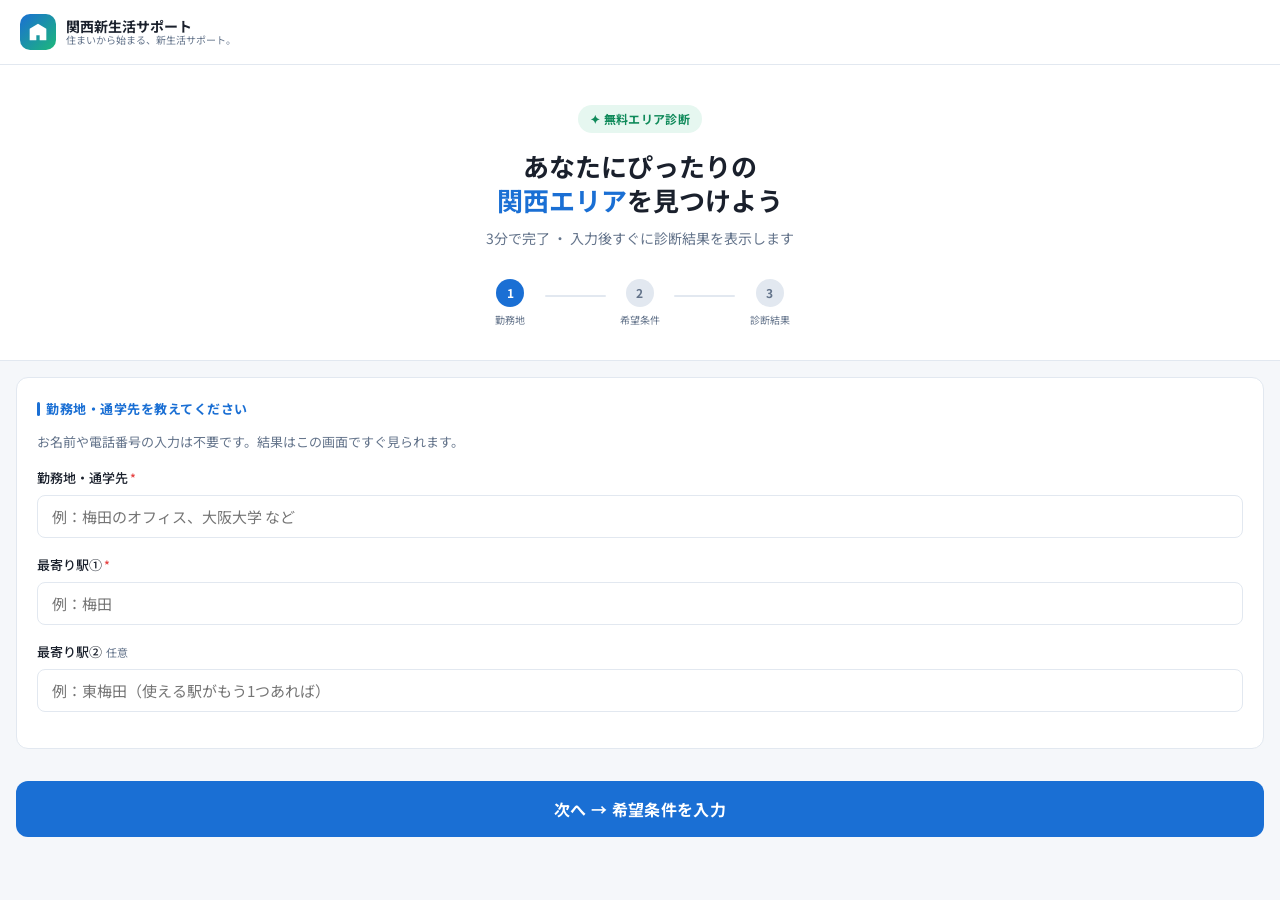
<file: index.html>
<!DOCTYPE html>
<html lang="ja">
<head>
  <meta charset="UTF-8">
  <meta name="viewport" content="width=device-width, initial-scale=1.0">
  <meta name="description" content="関西で新生活を始める方向け、無料エリア診断サービス。希望条件を入力するだけでおすすめエリアを3つ提案します。">
  <title>関西新生活サポート | 住まいから始まる、新生活サポート。</title>
  <!-- SNSでリンクを貼ったときの表示（OGP）。画像は tools/make_ogp.py で作る -->
  <meta property="og:type" content="website">
  <meta property="og:site_name" content="関西新生活サポート">
  <meta property="og:title" content="関西新生活サポート | 住まいから始まる、新生活サポート。">
  <meta property="og:description" content="関西で新生活を始める方向け、無料エリア診断サービス。希望条件を入力するだけでおすすめエリアを3つ提案します。">
  <meta property="og:url" content="https://kansai-shinseikatu.com/">
  <meta property="og:image" content="https://kansai-shinseikatu.com/ogp.png">
  <meta property="og:image:width" content="1200">
  <meta property="og:image:height" content="630">
  <meta property="og:locale" content="ja_JP">
  <meta name="twitter:card" content="summary_large_image">
 
  <link rel="preconnect" href="https://fonts.googleapis.com">
  <link rel="preconnect" href="https://fonts.gstatic.com" crossorigin>
  <link href="https://fonts.googleapis.com/css2?family=Noto+Sans+JP:wght@400;500;700&display=swap" rel="stylesheet">
 
  <link rel="stylesheet" href="globals.css">
  <link rel="stylesheet" href="components.css">
<!-- Google アナリティクス（GA4）：アクセス数・流入元・診断の到達率を測る。個人情報は送らない -->
<script async src="https://www.googletagmanager.com/gtag/js?id=G-KL2TVG5PFF"></script>
<script>
  window.dataLayer = window.dataLayer || [];
  function gtag(){dataLayer.push(arguments);}
  gtag('js', new Date());
  gtag('config', 'G-KL2TVG5PFF');
</script>
</head>
<body>
 
  <div id="app-root">
    <div id="app-header"></div>
    <div id="app-hero"></div>
    <main id="app-main" role="main"></main>
  </div>
 
  <!-- lib -->
  <script src="areaData.js"></script>
  <script src="stationData.js"></script>
  <script src="formConfig.js"></script>
  <script src="diagnose.js"></script>
  <script src="validate.js"></script>
  <script src="gasClient.js"></script>
 
  <!-- components -->
  <script src="index.js"></script>
 
  <!-- pages -->
  <script src="app.js"></script>
 
</body>
</html>
</file>
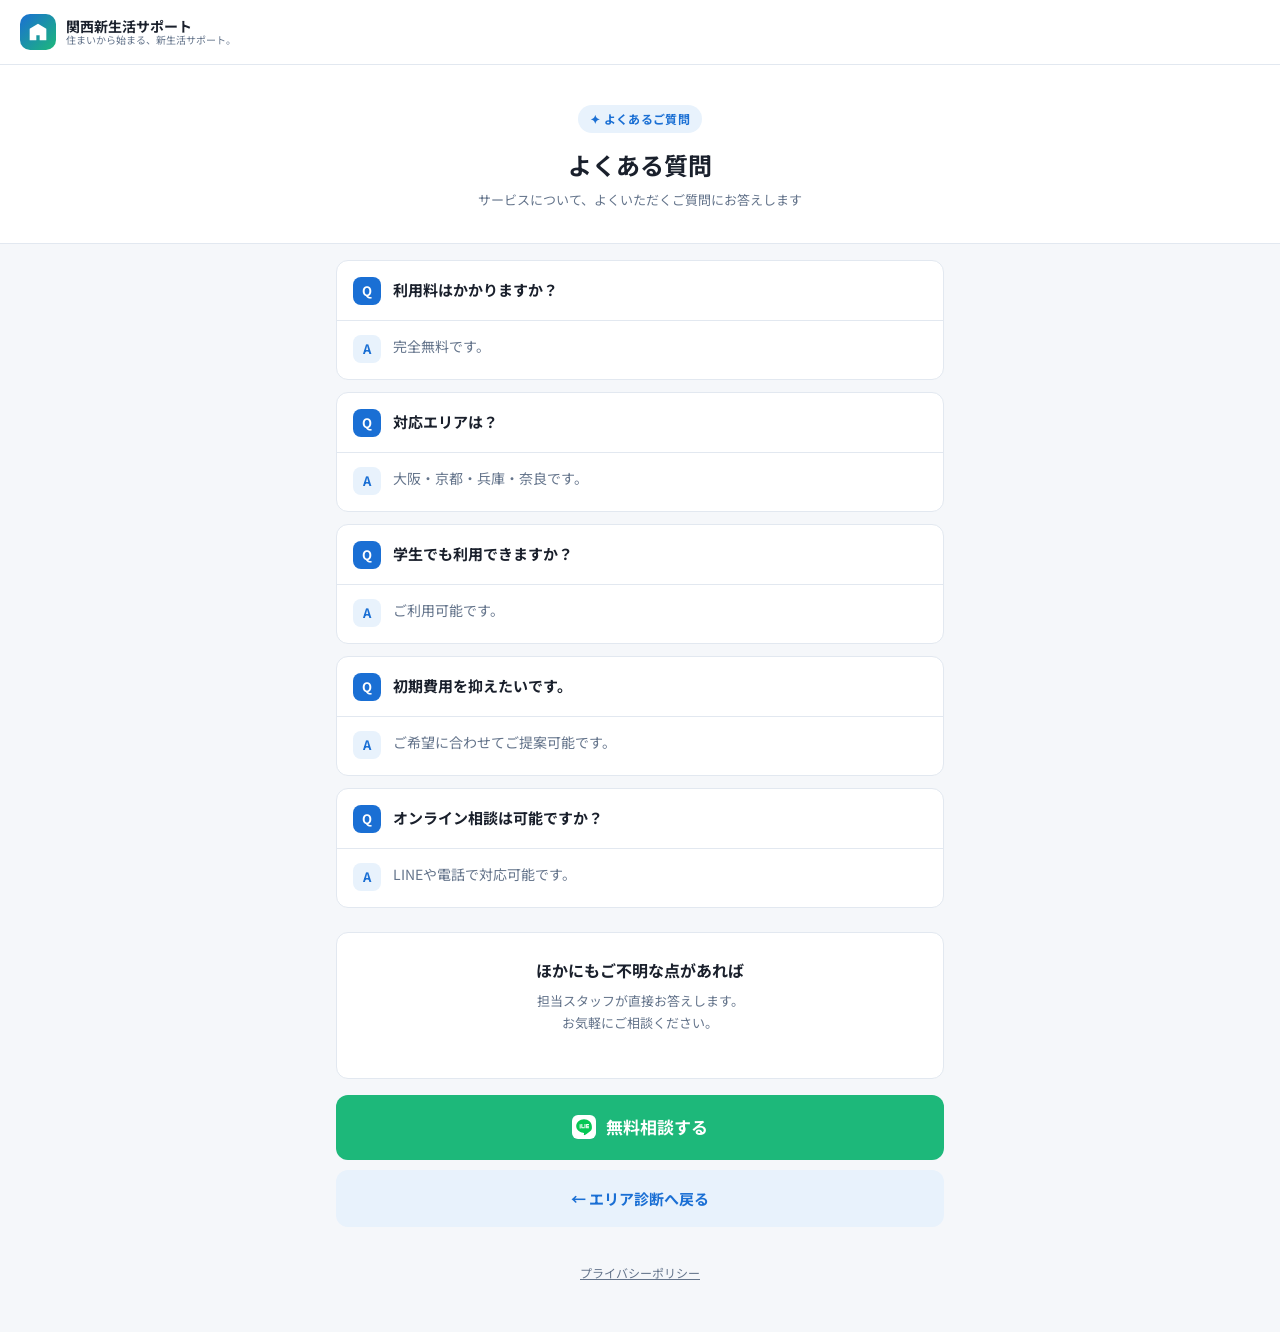
<file: faq.html>
<!DOCTYPE html>
<html lang="ja">
<head>
<meta charset="UTF-8">
<meta name="viewport" content="width=device-width, initial-scale=1.0">
<meta name="description" content="関西新生活サポートのよくある質問。利用料・対応エリア・学生利用などについてお答えします。">
<title>よくある質問 | 関西新生活サポート</title>
<!-- SNSでリンクを貼ったときの表示（OGP）。画像は tools/make_ogp.py で作る -->
<meta property="og:type" content="website">
<meta property="og:site_name" content="関西新生活サポート">
<meta property="og:title" content="よくある質問 | 関西新生活サポート">
<meta property="og:description" content="関西新生活サポートのよくある質問。利用料・対応エリア・学生利用などについてお答えします。">
<meta property="og:url" content="https://kansai-shinseikatu.com/faq.html">
<meta property="og:image" content="https://kansai-shinseikatu.com/ogp.png">
<meta property="og:image:width" content="1200">
<meta property="og:image:height" content="630">
<meta property="og:locale" content="ja_JP">
<meta name="twitter:card" content="summary_large_image">
<link rel="preconnect" href="https://fonts.googleapis.com">
<link rel="preconnect" href="https://fonts.gstatic.com" crossorigin>
<link href="https://fonts.googleapis.com/css2?family=Noto+Sans+JP:wght@400;500;700&display=swap" rel="stylesheet">
<style>
  *, *::before, *::after { box-sizing: border-box; margin: 0; padding: 0; }

  :root {
    --blue: #1A6FD4;
    --blue-light: #E8F2FC;
    --blue-dark: #1558A8;
    --green: #1DB87A;
    --green-light: #E6F7F0;
    --green-dark: #0F8A5A;
    --bg: #F5F7FA;
    --surface: #FFFFFF;
    --border: #E2E8F0;
    --text: #1A202C;
    --muted: #64748B;
    --radius-sm: 8px;
    --radius-md: 12px;
    --radius-lg: 16px;
  }

  body {
    font-family: 'Noto Sans JP', sans-serif;
    background: var(--bg);
    color: var(--text);
    font-size: 15px;
    line-height: 1.7;
    -webkit-font-smoothing: antialiased;
  }

  /* ── HEADER ── */
  .header {
    background: var(--surface);
    border-bottom: 1px solid var(--border);
    padding: 14px 20px;
    display: flex;
    align-items: center;
    gap: 10px;
    position: sticky;
    top: 0;
    z-index: 10;
  }
  .logo-mark {
    width: 36px;
    height: 36px;
    background: linear-gradient(135deg, var(--blue) 0%, var(--green) 100%);
    border-radius: 10px;
    display: flex;
    align-items: center;
    justify-content: center;
    flex-shrink: 0;
  }
  .logo-mark svg { width: 20px; height: 20px; fill: white; }
  .logo-text { font-size: 14px; font-weight: 700; color: var(--text); line-height: 1.2; }
  .logo-text span { display: block; font-size: 10px; font-weight: 400; color: var(--muted); }

  /* ── HERO ── */
  .hero {
    background: var(--surface);
    padding: 40px 20px 32px;
    text-align: center;
    border-bottom: 1px solid var(--border);
  }
  .hero-badge {
    display: inline-block;
    background: var(--blue-light);
    color: var(--blue);
    font-size: 12px;
    font-weight: 700;
    padding: 4px 12px;
    border-radius: 20px;
    margin-bottom: 16px;
    letter-spacing: 0.03em;
  }
  .hero h1 {
    font-size: 24px;
    font-weight: 700;
    color: var(--text);
    line-height: 1.3;
    margin-bottom: 8px;
  }
  .hero p {
    font-size: 13px;
    color: var(--muted);
  }

  /* ── MAIN ── */
  main {
    max-width: 640px;
    margin: 0 auto;
    padding: 0 0 24px;
  }

  /* ── FAQ ITEM ── */
  .faq-list {
    padding: 16px;
    display: flex;
    flex-direction: column;
    gap: 12px;
  }
  .faq-item {
    background: var(--surface);
    border: 1px solid var(--border);
    border-radius: var(--radius-md);
    overflow: hidden;
  }
  .faq-q {
    display: flex;
    align-items: flex-start;
    gap: 12px;
    padding: 16px;
    font-weight: 700;
    font-size: 15px;
    color: var(--text);
  }
  .faq-q .badge {
    flex-shrink: 0;
    width: 28px;
    height: 28px;
    border-radius: 8px;
    background: var(--blue);
    color: #fff;
    display: flex;
    align-items: center;
    justify-content: center;
    font-size: 13px;
    font-weight: 700;
  }
  .faq-a {
    display: flex;
    align-items: flex-start;
    gap: 12px;
    padding: 0 16px 16px;
    font-size: 14px;
    color: var(--muted);
    border-top: 1px solid var(--border);
    margin-top: -1px;
    padding-top: 14px;
  }
  .faq-a .badge {
    flex-shrink: 0;
    width: 28px;
    height: 28px;
    border-radius: 8px;
    background: var(--blue-light);
    color: var(--blue);
    display: flex;
    align-items: center;
    justify-content: center;
    font-size: 13px;
    font-weight: 700;
  }

  /* ── CTA SECTION ── */
  .cta-section {
    margin: 8px 16px 0;
    padding: 24px 20px;
    background: var(--surface);
    border: 1px solid var(--border);
    border-radius: var(--radius-md);
    text-align: center;
  }
  .cta-section h2 {
    font-size: 16px;
    font-weight: 700;
    margin-bottom: 6px;
  }
  .cta-section p {
    font-size: 13px;
    color: var(--muted);
    margin-bottom: 20px;
  }

  .btn-group {
    padding: 16px;
    display: flex;
    flex-direction: column;
    gap: 10px;
  }

  .btn-line {
    display: flex;
    width: 100%;
    padding: 18px;
    background: var(--green);
    color: white;
    border: none;
    border-radius: var(--radius-md);
    font-size: 17px;
    font-weight: 700;
    font-family: inherit;
    cursor: pointer;
    align-items: center;
    justify-content: center;
    gap: 10px;
    transition: all 0.2s;
    text-decoration: none;
  }
  .btn-line:active { transform: scale(0.98); background: var(--green-dark); }

  .btn-secondary {
    display: flex;
    width: 100%;
    padding: 16px;
    background: var(--blue-light);
    color: var(--blue);
    border: none;
    border-radius: var(--radius-md);
    font-size: 15px;
    font-weight: 700;
    font-family: inherit;
    cursor: pointer;
    align-items: center;
    justify-content: center;
    gap: 8px;
    transition: all 0.2s;
    text-decoration: none;
  }
  .btn-secondary:active { transform: scale(0.98); background: #D6E8FA; }

  .bottom-spacer { height: 24px; }
</style>
<!-- Google アナリティクス（GA4）：アクセス数・流入元・診断の到達率を測る。個人情報は送らない -->
<script async src="https://www.googletagmanager.com/gtag/js?id=G-KL2TVG5PFF"></script>
<script>
  window.dataLayer = window.dataLayer || [];
  function gtag(){dataLayer.push(arguments);}
  gtag('js', new Date());
  gtag('config', 'G-KL2TVG5PFF');
</script>
</head>
<body>

<header class="header">
  <div class="logo-mark" aria-hidden="true">
    <svg viewBox="0 0 24 24" xmlns="http://www.w3.org/2000/svg"><path d="M12 2L2 8v14h8v-6h4v6h8V8L12 2z"/></svg>
  </div>
  <div class="logo-text">
    関西新生活サポート
    <span>住まいから始まる、新生活サポート。</span>
  </div>
</header>

<div class="hero">
  <div class="hero-badge">✦ よくあるご質問</div>
  <h1>よくある質問</h1>
  <p>サービスについて、よくいただくご質問にお答えします</p>
</div>

<main>
  <div class="faq-list">

    <div class="faq-item">
      <div class="faq-q"><span class="badge">Q</span>利用料はかかりますか？</div>
      <div class="faq-a"><span class="badge">A</span>完全無料です。</div>
    </div>

    <div class="faq-item">
      <div class="faq-q"><span class="badge">Q</span>対応エリアは？</div>
      <div class="faq-a"><span class="badge">A</span>大阪・京都・兵庫・奈良です。</div>
    </div>

    <div class="faq-item">
      <div class="faq-q"><span class="badge">Q</span>学生でも利用できますか？</div>
      <div class="faq-a"><span class="badge">A</span>ご利用可能です。</div>
    </div>

    <div class="faq-item">
      <div class="faq-q"><span class="badge">Q</span>初期費用を抑えたいです。</div>
      <div class="faq-a"><span class="badge">A</span>ご希望に合わせてご提案可能です。</div>
    </div>

    <div class="faq-item">
      <div class="faq-q"><span class="badge">Q</span>オンライン相談は可能ですか？</div>
      <div class="faq-a"><span class="badge">A</span>LINEや電話で対応可能です。</div>
    </div>

  </div>

  <div class="cta-section">
    <h2>ほかにもご不明な点があれば</h2>
    <p>担当スタッフが直接お答えします。<br>お気軽にご相談ください。</p>
  </div>

  <div class="btn-group">
    <a href="https://lin.ee/WXRhuH1" class="btn-line" target="_blank" rel="noopener noreferrer" aria-label="LINEで無料相談する">
      <svg width="24" height="24" viewBox="0 0 40 40" fill="none" xmlns="http://www.w3.org/2000/svg" aria-hidden="true">
        <rect width="40" height="40" rx="10" fill="white"/>
        <path d="M20 7C12.82 7 7 12.06 7 18.31c0 5.61 4.98 10.32 11.7 11.19.46.1 1.08.3 1.24.7.14.35.09.91.04 1.26 0 0-.16 1-.2 1.21-.06.35-.28 1.38 1.21.75 1.49-.63 8.05-4.74 10.98-8.12C33.88 22.62 33 20.56 33 18.31 33 12.06 27.18 7 20 7z" fill="#06C755"/>
        <path d="M28.03 22.07h-4.2a.3.3 0 01-.3-.3v-6.5c0-.17.13-.3.3-.3h4.2c.16 0 .3.13.3.3v1.06c0 .17-.14.3-.3.3h-2.83v1.12h2.83c.16 0 .3.13.3.3v1.06c0 .17-.14.3-.3.3h-2.83v1.12h2.83c.16 0 .3.13.3.3v1.06c0 .17-.14.3-.3.3zm-5.88 0h-1.06a.3.3 0 01-.3-.3v-6.5c0-.17.13-.3.3-.3h1.06c.17 0 .3.13.3.3v6.5c0 .16-.13.3-.3.3zm-2.12 0h-4.2a.3.3 0 01-.3-.3v-6.5c0-.17.13-.3.3-.3h1.06c.17 0 .3.13.3.3v5.14h2.84c.16 0 .3.13.3.3v1.06c0 .17-.14.3-.3.3zm-5.88-6.8h-1.06a.3.3 0 00-.3.3v6.5c0 .16.13.3.3.3h1.06c.17 0 .3-.14.3-.3v-6.5c0-.17-.13-.3-.3-.3z" fill="white"/>
      </svg>
      無料相談する
    </a>
    <a href="/" class="btn-secondary">
      ← エリア診断へ戻る
    </a>
  </div>

  <p style="text-align:center;font-size:12px;margin-top:20px;"><a href="privacy.html" style="color:var(--muted);">プライバシーポリシー</a></p>
  <div class="bottom-spacer"></div>
</main>

</body>
</html>
</file>
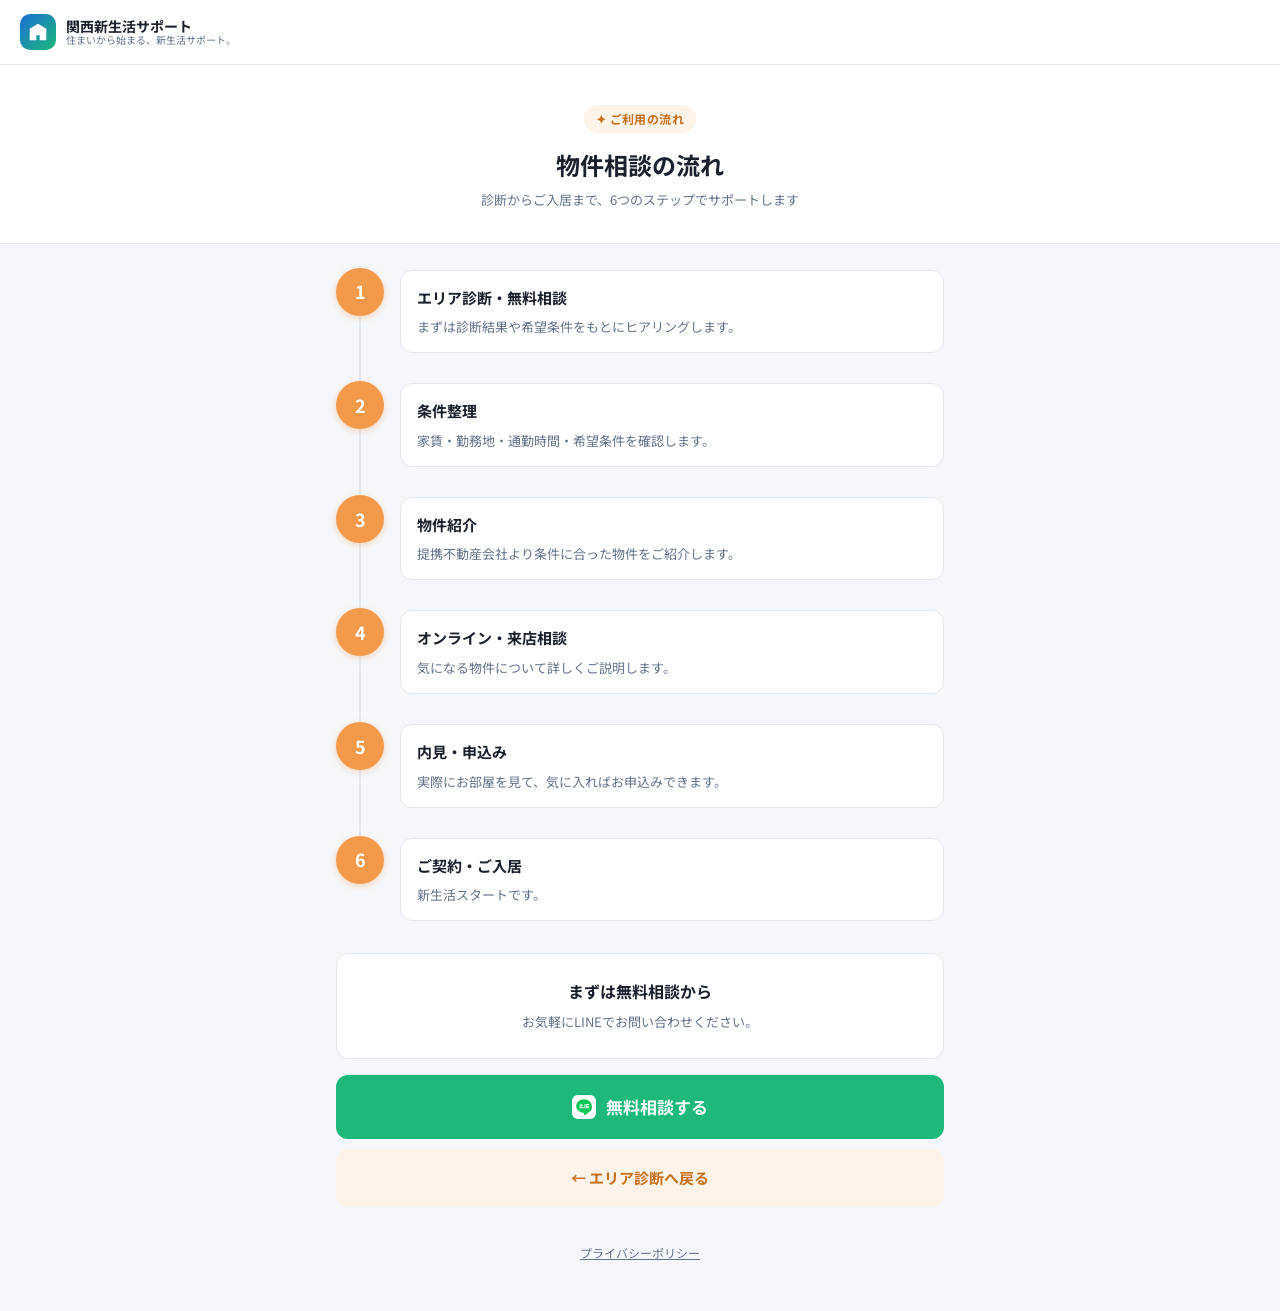
<file: flow.html>
<!DOCTYPE html>
<html lang="ja">
<head>
<meta charset="UTF-8">
<meta name="viewport" content="width=device-width, initial-scale=1.0">
<meta name="description" content="関西新生活サポートでの物件相談の流れをご案内します。エリア診断から内見・ご契約まで6ステップ。">
<title>物件相談の流れ | 関西新生活サポート</title>
<!-- SNSでリンクを貼ったときの表示（OGP）。画像は tools/make_ogp.py で作る -->
<meta property="og:type" content="website">
<meta property="og:site_name" content="関西新生活サポート">
<meta property="og:title" content="物件相談の流れ | 関西新生活サポート">
<meta property="og:description" content="関西新生活サポートでの物件相談の流れをご案内します。エリア診断から内見・ご契約まで6ステップ。">
<meta property="og:url" content="https://kansai-shinseikatu.com/flow.html">
<meta property="og:image" content="https://kansai-shinseikatu.com/ogp.png">
<meta property="og:image:width" content="1200">
<meta property="og:image:height" content="630">
<meta property="og:locale" content="ja_JP">
<meta name="twitter:card" content="summary_large_image">
<link rel="preconnect" href="https://fonts.googleapis.com">
<link rel="preconnect" href="https://fonts.gstatic.com" crossorigin>
<link href="https://fonts.googleapis.com/css2?family=Noto+Sans+JP:wght@400;500;700&display=swap" rel="stylesheet">
<style>
  *, *::before, *::after { box-sizing: border-box; margin: 0; padding: 0; }

  :root {
    --orange: #F2994A;
    --orange-light: #FEF3E8;
    --orange-dark: #C9701F;
    --blue: #1A6FD4;
    --green: #1DB87A;
    --green-dark: #0F8A5A;
    --bg: #F5F7FA;
    --surface: #FFFFFF;
    --border: #E2E8F0;
    --text: #1A202C;
    --muted: #64748B;
    --radius-sm: 8px;
    --radius-md: 12px;
    --radius-lg: 16px;
  }

  body {
    font-family: 'Noto Sans JP', sans-serif;
    background: var(--bg);
    color: var(--text);
    font-size: 15px;
    line-height: 1.7;
    -webkit-font-smoothing: antialiased;
  }

  /* ── HEADER ── */
  .header {
    background: var(--surface);
    border-bottom: 1px solid var(--border);
    padding: 14px 20px;
    display: flex;
    align-items: center;
    gap: 10px;
    position: sticky;
    top: 0;
    z-index: 10;
  }
  .logo-mark {
    width: 36px;
    height: 36px;
    background: linear-gradient(135deg, var(--blue) 0%, var(--green) 100%);
    border-radius: 10px;
    display: flex;
    align-items: center;
    justify-content: center;
    flex-shrink: 0;
  }
  .logo-mark svg { width: 20px; height: 20px; fill: white; }
  .logo-text { font-size: 14px; font-weight: 700; color: var(--text); line-height: 1.2; }
  .logo-text span { display: block; font-size: 10px; font-weight: 400; color: var(--muted); }

  /* ── HERO ── */
  .hero {
    background: var(--surface);
    padding: 40px 20px 32px;
    text-align: center;
    border-bottom: 1px solid var(--border);
  }
  .hero-badge {
    display: inline-block;
    background: var(--orange-light);
    color: var(--orange-dark);
    font-size: 12px;
    font-weight: 700;
    padding: 4px 12px;
    border-radius: 20px;
    margin-bottom: 16px;
    letter-spacing: 0.03em;
  }
  .hero h1 {
    font-size: 24px;
    font-weight: 700;
    color: var(--text);
    line-height: 1.3;
    margin-bottom: 8px;
  }
  .hero p {
    font-size: 13px;
    color: var(--muted);
  }

  /* ── MAIN ── */
  main {
    max-width: 640px;
    margin: 0 auto;
    padding: 0 0 24px;
  }

  /* ── FLOW TIMELINE ── */
  .flow-list {
    padding: 24px 16px;
    position: relative;
  }
  .flow-item {
    display: flex;
    gap: 16px;
    position: relative;
    padding-bottom: 28px;
  }
  .flow-item:last-child { padding-bottom: 0; }

  /* 縦の接続線 */
  .flow-item:not(:last-child)::before {
    content: '';
    position: absolute;
    left: 23px;
    top: 48px;
    bottom: -4px;
    width: 2px;
    background: var(--border);
  }

  .flow-num {
    flex-shrink: 0;
    width: 48px;
    height: 48px;
    border-radius: 50%;
    background: var(--orange);
    color: #fff;
    display: flex;
    align-items: center;
    justify-content: center;
    font-size: 18px;
    font-weight: 700;
    box-shadow: 0 2px 6px rgba(242,153,74,0.35);
    z-index: 1;
  }

  .flow-body {
    flex: 1;
    background: var(--surface);
    border: 1px solid var(--border);
    border-radius: var(--radius-md);
    padding: 14px 16px;
    margin-top: 2px;
  }
  .flow-body h2 {
    font-size: 15px;
    font-weight: 700;
    color: var(--text);
    margin-bottom: 6px;
  }
  .flow-body p {
    font-size: 13px;
    color: var(--muted);
    line-height: 1.7;
  }

  /* ── CTA SECTION ── */
  .cta-section {
    margin: 8px 16px 0;
    padding: 24px 20px;
    background: var(--surface);
    border: 1px solid var(--border);
    border-radius: var(--radius-md);
    text-align: center;
  }
  .cta-section h2 {
    font-size: 16px;
    font-weight: 700;
    margin-bottom: 6px;
  }
  .cta-section p {
    font-size: 13px;
    color: var(--muted);
    margin-bottom: 0;
  }

  .btn-group {
    padding: 16px;
    display: flex;
    flex-direction: column;
    gap: 10px;
  }

  .btn-line {
    display: flex;
    width: 100%;
    padding: 18px;
    background: var(--green);
    color: white;
    border: none;
    border-radius: var(--radius-md);
    font-size: 17px;
    font-weight: 700;
    font-family: inherit;
    cursor: pointer;
    align-items: center;
    justify-content: center;
    gap: 10px;
    transition: all 0.2s;
    text-decoration: none;
  }
  .btn-line:active { transform: scale(0.98); background: var(--green-dark); }

  .btn-secondary {
    display: flex;
    width: 100%;
    padding: 16px;
    background: var(--orange-light);
    color: var(--orange-dark);
    border: none;
    border-radius: var(--radius-md);
    font-size: 15px;
    font-weight: 700;
    font-family: inherit;
    cursor: pointer;
    align-items: center;
    justify-content: center;
    gap: 8px;
    transition: all 0.2s;
    text-decoration: none;
  }
  .btn-secondary:active { transform: scale(0.98); background: #FCE6D0; }

  .bottom-spacer { height: 24px; }
</style>
<!-- Google アナリティクス（GA4）：アクセス数・流入元・診断の到達率を測る。個人情報は送らない -->
<script async src="https://www.googletagmanager.com/gtag/js?id=G-KL2TVG5PFF"></script>
<script>
  window.dataLayer = window.dataLayer || [];
  function gtag(){dataLayer.push(arguments);}
  gtag('js', new Date());
  gtag('config', 'G-KL2TVG5PFF');
</script>
</head>
<body>

<header class="header">
  <div class="logo-mark" aria-hidden="true">
    <svg viewBox="0 0 24 24" xmlns="http://www.w3.org/2000/svg"><path d="M12 2L2 8v14h8v-6h4v6h8V8L12 2z"/></svg>
  </div>
  <div class="logo-text">
    関西新生活サポート
    <span>住まいから始まる、新生活サポート。</span>
  </div>
</header>

<div class="hero">
  <div class="hero-badge">✦ ご利用の流れ</div>
  <h1>物件相談の流れ</h1>
  <p>診断からご入居まで、6つのステップでサポートします</p>
</div>

<main>
  <div class="flow-list">

    <div class="flow-item">
      <div class="flow-num">1</div>
      <div class="flow-body">
        <h2>エリア診断・無料相談</h2>
        <p>まずは診断結果や希望条件をもとにヒアリングします。</p>
      </div>
    </div>

    <div class="flow-item">
      <div class="flow-num">2</div>
      <div class="flow-body">
        <h2>条件整理</h2>
        <p>家賃・勤務地・通勤時間・希望条件を確認します。</p>
      </div>
    </div>

    <div class="flow-item">
      <div class="flow-num">3</div>
      <div class="flow-body">
        <h2>物件紹介</h2>
        <p>提携不動産会社より条件に合った物件をご紹介します。</p>
      </div>
    </div>

    <div class="flow-item">
      <div class="flow-num">4</div>
      <div class="flow-body">
        <h2>オンライン・来店相談</h2>
        <p>気になる物件について詳しくご説明します。</p>
      </div>
    </div>

    <div class="flow-item">
      <div class="flow-num">5</div>
      <div class="flow-body">
        <h2>内見・申込み</h2>
        <p>実際にお部屋を見て、気に入ればお申込みできます。</p>
      </div>
    </div>

    <div class="flow-item">
      <div class="flow-num">6</div>
      <div class="flow-body">
        <h2>ご契約・ご入居</h2>
        <p>新生活スタートです。</p>
      </div>
    </div>

  </div>

  <div class="cta-section">
    <h2>まずは無料相談から</h2>
    <p>お気軽にLINEでお問い合わせください。</p>
  </div>

  <div class="btn-group">
    <a href="https://lin.ee/WXRhuH1" class="btn-line" target="_blank" rel="noopener noreferrer" aria-label="LINEで無料相談する">
      <svg width="24" height="24" viewBox="0 0 40 40" fill="none" xmlns="http://www.w3.org/2000/svg" aria-hidden="true">
        <rect width="40" height="40" rx="10" fill="white"/>
        <path d="M20 7C12.82 7 7 12.06 7 18.31c0 5.61 4.98 10.32 11.7 11.19.46.1 1.08.3 1.24.7.14.35.09.91.04 1.26 0 0-.16 1-.2 1.21-.06.35-.28 1.38 1.21.75 1.49-.63 8.05-4.74 10.98-8.12C33.88 22.62 33 20.56 33 18.31 33 12.06 27.18 7 20 7z" fill="#06C755"/>
        <path d="M28.03 22.07h-4.2a.3.3 0 01-.3-.3v-6.5c0-.17.13-.3.3-.3h4.2c.16 0 .3.13.3.3v1.06c0 .17-.14.3-.3.3h-2.83v1.12h2.83c.16 0 .3.13.3.3v1.06c0 .17-.14.3-.3.3h-2.83v1.12h2.83c.16 0 .3.13.3.3v1.06c0 .17-.14.3-.3.3zm-5.88 0h-1.06a.3.3 0 01-.3-.3v-6.5c0-.17.13-.3.3-.3h1.06c.17 0 .3.13.3.3v6.5c0 .16-.13.3-.3.3zm-2.12 0h-4.2a.3.3 0 01-.3-.3v-6.5c0-.17.13-.3.3-.3h1.06c.17 0 .3.13.3.3v5.14h2.84c.16 0 .3.13.3.3v1.06c0 .17-.14.3-.3.3zm-5.88-6.8h-1.06a.3.3 0 00-.3.3v6.5c0 .16.13.3.3.3h1.06c.17 0 .3-.14.3-.3v-6.5c0-.17-.13-.3-.3-.3z" fill="white"/>
      </svg>
      無料相談する
    </a>
    <a href="/" class="btn-secondary">
      ← エリア診断へ戻る
    </a>
  </div>

  <p style="text-align:center;font-size:12px;margin-top:20px;"><a href="privacy.html" style="color:var(--muted);">プライバシーポリシー</a></p>
  <div class="bottom-spacer"></div>
</main>

</body>
</html>
</file>
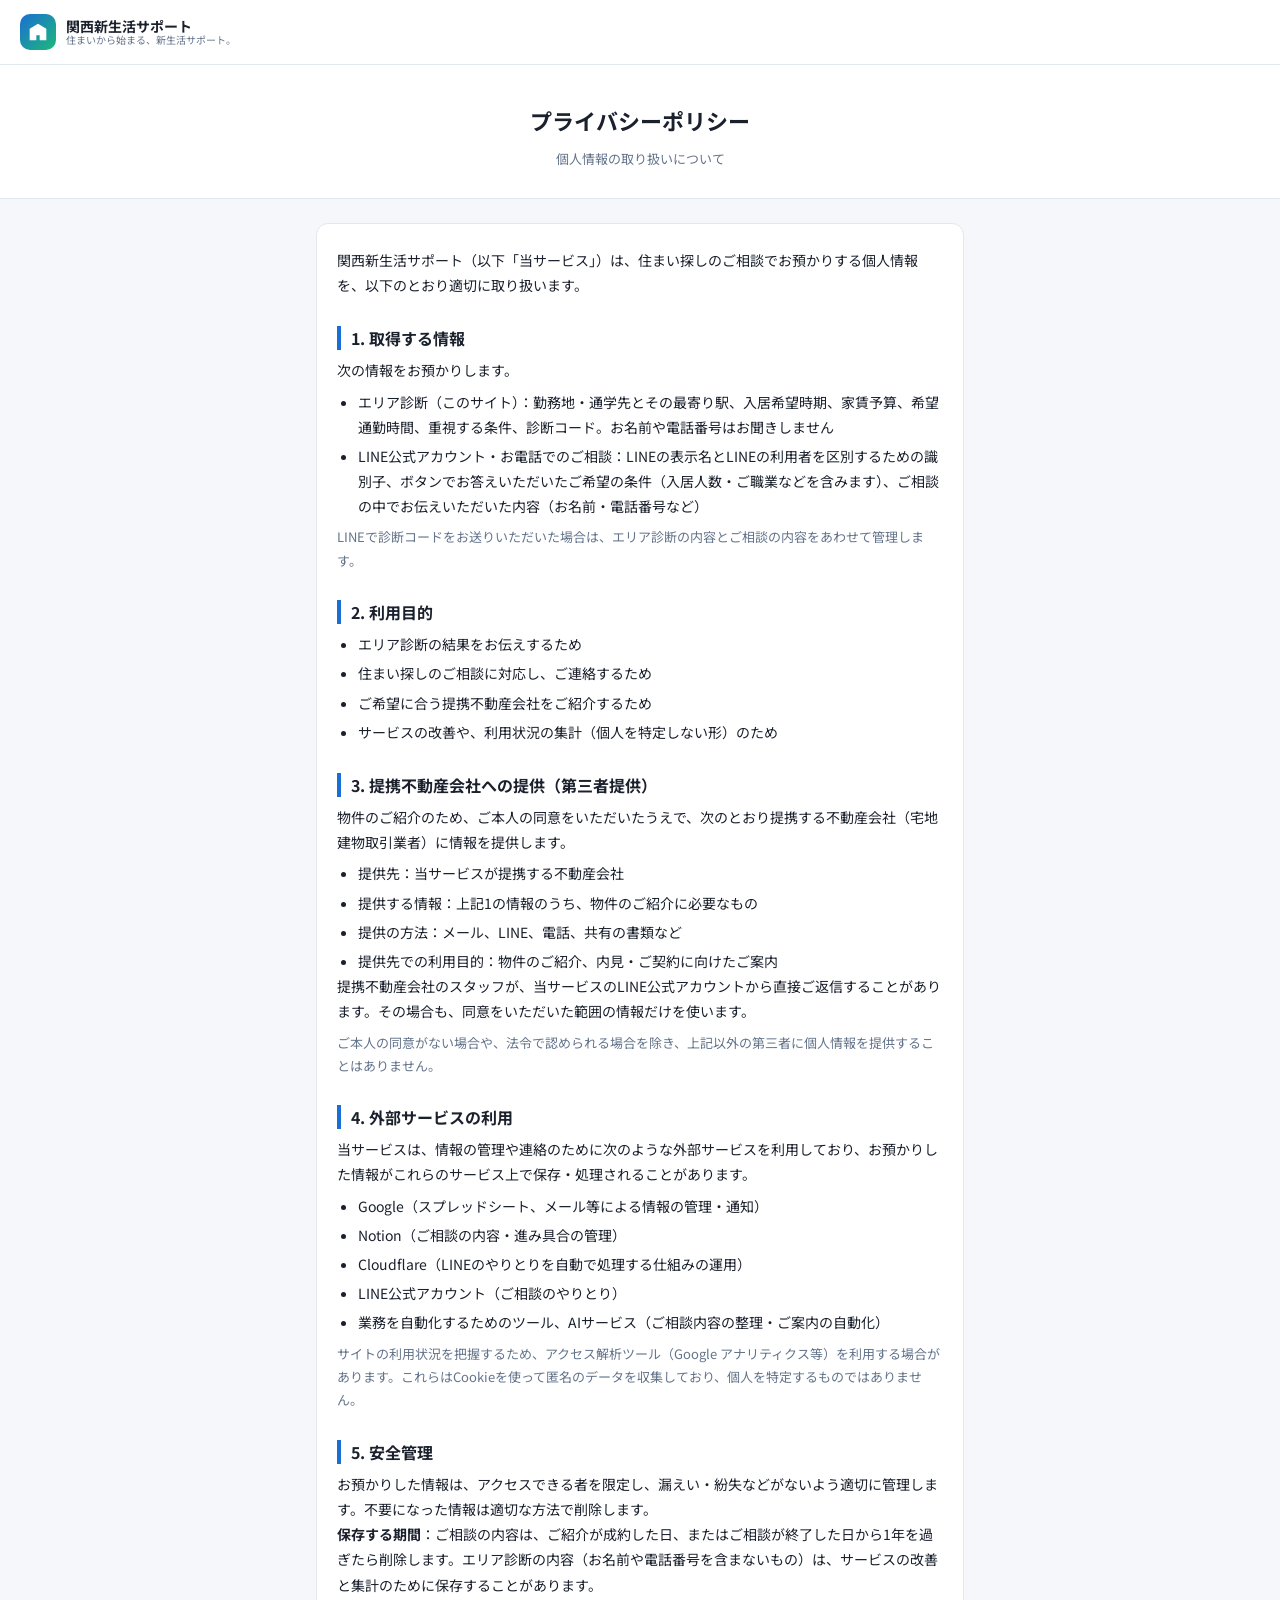
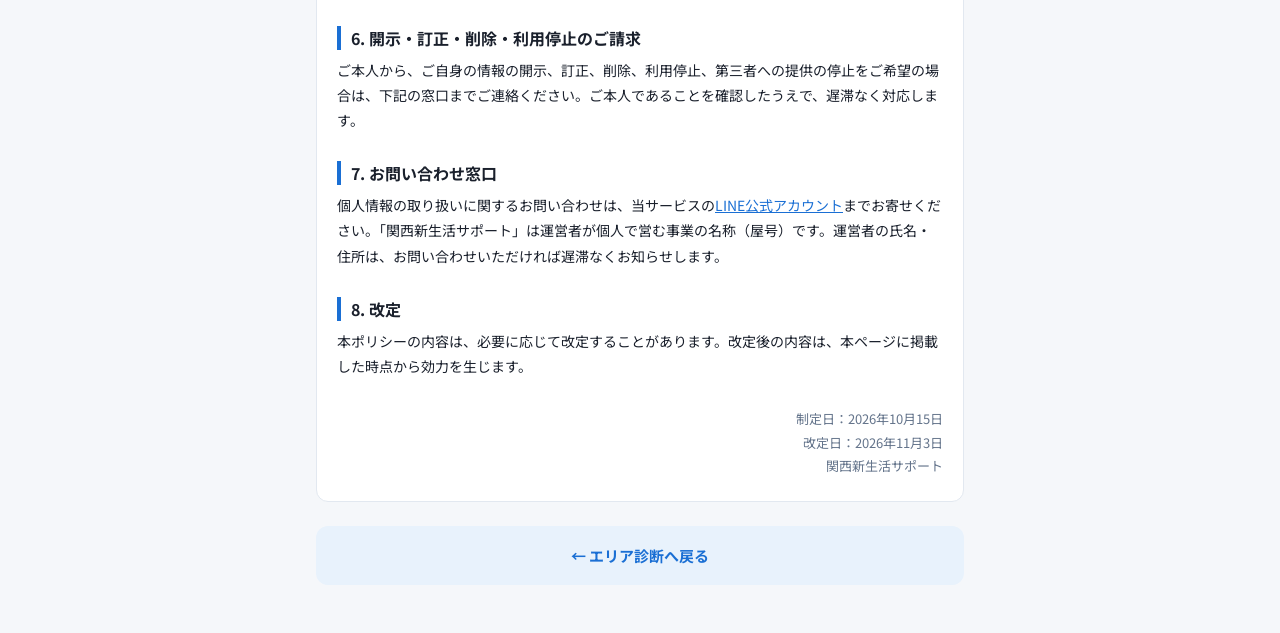
<file: privacy.html>
<!DOCTYPE html>
<html lang="ja">
<head>
<meta charset="UTF-8">
<meta name="viewport" content="width=device-width, initial-scale=1.0">
<meta name="description" content="関西新生活サポートのプライバシーポリシー（個人情報の取り扱いについて）">
<title>プライバシーポリシー | 関西新生活サポート</title>
<!-- SNSでリンクを貼ったときの表示（OGP）。画像は tools/make_ogp.py で作る -->
<meta property="og:type" content="website">
<meta property="og:site_name" content="関西新生活サポート">
<meta property="og:title" content="プライバシーポリシー | 関西新生活サポート">
<meta property="og:description" content="関西新生活サポートのプライバシーポリシー（個人情報の取り扱いについて）">
<meta property="og:url" content="https://kansai-shinseikatu.com/privacy.html">
<meta property="og:image" content="https://kansai-shinseikatu.com/ogp.png">
<meta property="og:image:width" content="1200">
<meta property="og:image:height" content="630">
<meta property="og:locale" content="ja_JP">
<meta name="twitter:card" content="summary_large_image">
<link rel="preconnect" href="https://fonts.googleapis.com">
<link rel="preconnect" href="https://fonts.gstatic.com" crossorigin>
<link href="https://fonts.googleapis.com/css2?family=Noto+Sans+JP:wght@400;500;700&display=swap" rel="stylesheet">
<style>
  *, *::before, *::after { box-sizing: border-box; margin: 0; padding: 0; }
  :root {
    --blue: #1A6FD4;
    --blue-light: #E8F2FC;
    --green: #1DB87A;
    --bg: #F5F7FA;
    --surface: #FFFFFF;
    --border: #E2E8F0;
    --text: #1A202C;
    --muted: #64748B;
    --radius-md: 12px;
  }
  body {
    font-family: 'Noto Sans JP', sans-serif;
    background: var(--bg);
    color: var(--text);
    font-size: 15px;
    line-height: 1.8;
    -webkit-font-smoothing: antialiased;
  }
  .header {
    background: var(--surface);
    border-bottom: 1px solid var(--border);
    padding: 14px 20px;
    display: flex;
    align-items: center;
    gap: 10px;
    position: sticky;
    top: 0;
    z-index: 10;
  }
  .header a { display: flex; align-items: center; gap: 10px; text-decoration: none; }
  .logo-mark {
    width: 36px; height: 36px;
    background: linear-gradient(135deg, var(--blue) 0%, var(--green) 100%);
    border-radius: 10px;
    display: flex; align-items: center; justify-content: center;
    flex-shrink: 0;
  }
  .logo-mark svg { width: 20px; height: 20px; fill: white; }
  .logo-text { font-size: 14px; font-weight: 700; color: var(--text); line-height: 1.2; }
  .logo-text span { display: block; font-size: 10px; font-weight: 400; color: var(--muted); }
  .hero {
    background: var(--surface);
    padding: 36px 20px 28px;
    text-align: center;
    border-bottom: 1px solid var(--border);
  }
  .hero h1 { font-size: 22px; font-weight: 700; }
  .hero p { font-size: 13px; color: var(--muted); margin-top: 6px; }
  main { max-width: 680px; margin: 0 auto; padding: 24px 16px 48px; }
  .card {
    background: var(--surface);
    border: 1px solid var(--border);
    border-radius: var(--radius-md);
    padding: 24px 20px;
  }
  .intro { font-size: 14px; margin-bottom: 8px; }
  h2 {
    font-size: 16px;
    font-weight: 700;
    margin: 28px 0 8px;
    padding-left: 10px;
    border-left: 4px solid var(--blue);
    line-height: 1.5;
  }
  p, li { font-size: 14px; }
  ul, ol { padding-left: 1.4em; margin-top: 6px; }
  li + li { margin-top: 4px; }
  .note { font-size: 13px; color: var(--muted); margin-top: 6px; }
  .meta { font-size: 13px; color: var(--muted); margin-top: 28px; text-align: right; }
  a { color: var(--blue); }
  .back {
    display: flex; align-items: center; justify-content: center;
    width: 100%; margin-top: 24px; padding: 16px;
    background: var(--blue-light); color: var(--blue);
    border-radius: var(--radius-md);
    font-size: 15px; font-weight: 700; text-decoration: none;
  }
</style>
<!-- Google アナリティクス（GA4）：アクセス数・流入元・診断の到達率を測る。個人情報は送らない -->
<script async src="https://www.googletagmanager.com/gtag/js?id=G-KL2TVG5PFF"></script>
<script>
  window.dataLayer = window.dataLayer || [];
  function gtag(){dataLayer.push(arguments);}
  gtag('js', new Date());
  gtag('config', 'G-KL2TVG5PFF');
</script>
</head>
<body>

<header class="header">
  <a href="/" aria-label="関西新生活サポート トップへ">
    <div class="logo-mark" aria-hidden="true">
      <svg viewBox="0 0 24 24" xmlns="http://www.w3.org/2000/svg"><path d="M12 2L2 8v14h8v-6h4v6h8V8L12 2z"/></svg>
    </div>
    <div class="logo-text">
      関西新生活サポート
      <span>住まいから始まる、新生活サポート。</span>
    </div>
  </a>
</header>

<div class="hero">
  <h1>プライバシーポリシー</h1>
  <p>個人情報の取り扱いについて</p>
</div>

<main>
  <div class="card">
    <p class="intro">関西新生活サポート（以下「当サービス」）は、住まい探しのご相談でお預かりする個人情報を、以下のとおり適切に取り扱います。</p>

    <h2>1. 取得する情報</h2>
    <p>次の情報をお預かりします。</p>
    <ul>
      <li>エリア診断（このサイト）：勤務地・通学先とその最寄り駅、入居希望時期、家賃予算、希望通勤時間、重視する条件、診断コード。お名前や電話番号はお聞きしません</li>
      <li>LINE公式アカウント・お電話でのご相談：LINEの表示名とLINEの利用者を区別するための識別子、ボタンでお答えいただいたご希望の条件（入居人数・ご職業などを含みます）、ご相談の中でお伝えいただいた内容（お名前・電話番号など）</li>
    </ul>
    <p class="note">LINEで診断コードをお送りいただいた場合は、エリア診断の内容とご相談の内容をあわせて管理します。</p>

    <h2>2. 利用目的</h2>
    <ul>
      <li>エリア診断の結果をお伝えするため</li>
      <li>住まい探しのご相談に対応し、ご連絡するため</li>
      <li>ご希望に合う提携不動産会社をご紹介するため</li>
      <li>サービスの改善や、利用状況の集計（個人を特定しない形）のため</li>
    </ul>

    <h2>3. 提携不動産会社への提供（第三者提供）</h2>
    <p>物件のご紹介のため、ご本人の同意をいただいたうえで、次のとおり提携する不動産会社（宅地建物取引業者）に情報を提供します。</p>
    <ul>
      <li>提供先：当サービスが提携する不動産会社</li>
      <li>提供する情報：上記1の情報のうち、物件のご紹介に必要なもの</li>
      <li>提供の方法：メール、LINE、電話、共有の書類など</li>
      <li>提供先での利用目的：物件のご紹介、内見・ご契約に向けたご案内</li>
    </ul>
    <p>提携不動産会社のスタッフが、当サービスのLINE公式アカウントから直接ご返信することがあります。その場合も、同意をいただいた範囲の情報だけを使います。</p>
    <p class="note">ご本人の同意がない場合や、法令で認められる場合を除き、上記以外の第三者に個人情報を提供することはありません。</p>

    <h2>4. 外部サービスの利用</h2>
    <p>当サービスは、情報の管理や連絡のために次のような外部サービスを利用しており、お預かりした情報がこれらのサービス上で保存・処理されることがあります。</p>
    <ul>
      <li>Google（スプレッドシート、メール等による情報の管理・通知）</li>
      <li>Notion（ご相談の内容・進み具合の管理）</li>
      <li>Cloudflare（LINEのやりとりを自動で処理する仕組みの運用）</li>
      <li>LINE公式アカウント（ご相談のやりとり）</li>
      <li>業務を自動化するためのツール、AIサービス（ご相談内容の整理・ご案内の自動化）</li>
    </ul>
    <p class="note">サイトの利用状況を把握するため、アクセス解析ツール（Google アナリティクス等）を利用する場合があります。これらはCookieを使って匿名のデータを収集しており、個人を特定するものではありません。</p>

    <h2>5. 安全管理</h2>
    <p>お預かりした情報は、アクセスできる者を限定し、漏えい・紛失などがないよう適切に管理します。不要になった情報は適切な方法で削除します。</p>
    <p><strong>保存する期間</strong>：ご相談の内容は、ご紹介が成約した日、またはご相談が終了した日から1年を過ぎたら削除します。エリア診断の内容（お名前や電話番号を含まないもの）は、サービスの改善と集計のために保存することがあります。</p>

    <h2>6. 開示・訂正・削除・利用停止のご請求</h2>
    <p>ご本人から、ご自身の情報の開示、訂正、削除、利用停止、第三者への提供の停止をご希望の場合は、下記の窓口までご連絡ください。ご本人であることを確認したうえで、遅滞なく対応します。</p>

    <h2>7. お問い合わせ窓口</h2>
    <p>個人情報の取り扱いに関するお問い合わせは、当サービスの<a href="https://lin.ee/WXRhuH1" target="_blank" rel="noopener noreferrer">LINE公式アカウント</a>までお寄せください。「関西新生活サポート」は運営者が個人で営む事業の名称（屋号）です。運営者の氏名・住所は、お問い合わせいただければ遅滞なくお知らせします。</p>

    <h2>8. 改定</h2>
    <p>本ポリシーの内容は、必要に応じて改定することがあります。改定後の内容は、本ページに掲載した時点から効力を生じます。</p>

    <p class="meta">制定日：2026年10月15日<br>改定日：2026年11月3日<br>関西新生活サポート</p>
  </div>

  <a href="/" class="back">← エリア診断へ戻る</a>
</main>

</body>
</html>
</file>
<file: components.css>
/*
 * styles/components.css
 *
 * Next.js移行時の対応表:
 *   .header       → components/Header/Header.module.css
 *   .hero-*       → components/Hero/Hero.module.css
 *   .step-*       → components/StepIndicator/StepIndicator.module.css
 *   .form-*       → components/FormSection/FormSection.module.css
 *   .field        → components/FormField/FormField.module.css
 *   .area-card-*  → components/AreaCard/AreaCard.module.css
 *   .btn-*        → components/Button/Button.module.css
 *   .cta-*        → components/CTA/CTA.module.css
 */
 
/* ━━━━━━━━━━━━━━━━━━━━━━━
   Header
   components/Header
   ━━━━━━━━━━━━━━━━━━━━━━━ */
.header {
  background: var(--color-surface);
  border-bottom: 1px solid var(--color-border);
  padding: 14px 20px;
  display: flex;
  align-items: center;
  gap: 10px;
  position: sticky;
  top: 0;
  z-index: 10;
}
.logo-mark {
  width: 36px;
  height: 36px;
  background: linear-gradient(135deg, var(--color-primary) 0%, var(--color-secondary) 100%);
  border-radius: 10px;
  display: flex;
  align-items: center;
  justify-content: center;
  flex-shrink: 0;
}
.logo-mark svg { width: 20px; height: 20px; fill: white; }
.logo-text { font-size: 14px; font-weight: 700; color: var(--color-text); line-height: 1.2; }
.logo-text span { display: block; font-size: 10px; font-weight: 400; color: var(--color-muted); }
 
/* ━━━━━━━━━━━━━━━━━━━━━━━
   Hero
   components/Hero
   ━━━━━━━━━━━━━━━━━━━━━━━ */
.hero {
  background: var(--color-surface);
  padding: 40px 20px 32px;
  text-align: center;
  border-bottom: 1px solid var(--color-border);
}
.hero-badge {
  display: inline-block;
  background: var(--color-secondary-light);
  color: var(--color-secondary-dark);
  font-size: 12px;
  font-weight: 700;
  padding: 4px 12px;
  border-radius: 20px;
  margin-bottom: 16px;
  letter-spacing: 0.03em;
}
.hero h1 {
  font-size: 26px;
  font-weight: 700;
  color: var(--color-text);
  line-height: 1.3;
  margin-bottom: 10px;
}
.hero h1 span { color: var(--color-primary); }
.hero p { font-size: 14px; color: var(--color-muted); margin-bottom: 28px; }
 
/* ━━━━━━━━━━━━━━━━━━━━━━━
   StepIndicator
   components/StepIndicator
   ━━━━━━━━━━━━━━━━━━━━━━━ */
.steps-bar {
  display: flex;
  align-items: center;
  justify-content: center;
  gap: 4px;
  max-width: 320px;
  margin: 0 auto;
}
.step-item {
  display: flex;
  flex-direction: column;
  align-items: center;
  gap: 4px;
  flex: 1;
}
.step-num {
  width: 28px;
  height: 28px;
  border-radius: 50%;
  display: flex;
  align-items: center;
  justify-content: center;
  font-size: 12px;
  font-weight: 700;
  background: var(--color-border);
  color: var(--color-muted);
  transition: all 0.3s;
}
.step-num.active { background: var(--color-primary); color: white; }
.step-num.done   { background: var(--color-secondary); color: white; }
.step-label { font-size: 10px; color: var(--color-muted); white-space: nowrap; }
.step-line {
  height: 2px;
  flex: 1;
  background: var(--color-border);
  border-radius: 2px;
  margin-bottom: 14px;
  transition: background 0.3s;
}
.step-line.done { background: var(--color-secondary); }
 
/* ━━━━━━━━━━━━━━━━━━━━━━━
   FormSection
   components/FormSection
   ━━━━━━━━━━━━━━━━━━━━━━━ */
.form-section {
  background: var(--color-surface);
  margin: 16px;
  border-radius: var(--radius-md);
  padding: 20px;
  border: 1px solid var(--color-border);
}
.section-title {
  font-size: 13px;
  font-weight: 700;
  color: var(--color-primary);
  letter-spacing: 0.04em;
  margin-bottom: 16px;
  display: flex;
  align-items: center;
  gap: 6px;
}
.section-title::before {
  content: '';
  display: block;
  width: 3px;
  height: 14px;
  background: var(--color-primary);
  border-radius: 2px;
}
 
/* ━━━━━━━━━━━━━━━━━━━━━━━
   FormField
   components/FormField
   ━━━━━━━━━━━━━━━━━━━━━━━ */
.field { margin-bottom: 16px; }
.field:last-child { margin-bottom: 0; }
 
.field label {
  display: block;
  font-size: 13px;
  font-weight: 500;
  color: var(--color-text);
  margin-bottom: 6px;
}
.field label .req { color: var(--color-error); margin-left: 2px; font-size: 12px; }
.field label .opt { color: var(--color-muted); font-size: 11px; font-weight: 400; margin-left: 4px; }
 
.field input[type="text"],
.field input[type="tel"],
.field select {
  width: 100%;
  padding: 10px 14px;
  border: 1.5px solid var(--color-border);
  border-radius: var(--radius-sm);
  font-size: 15px;
  font-family: var(--font-sans);
  color: var(--color-text);
  background: var(--color-surface);
  outline: none;
  transition: border-color 0.2s, box-shadow 0.2s;
  -webkit-appearance: none;
  appearance: none;
}
.field input:focus,
.field select:focus {
  border-color: var(--color-primary);
  box-shadow: 0 0 0 3px rgba(26,111,212,0.12);
}
.field input.error,
.field select.error {
  border-color: var(--color-error);
  background: var(--color-error-light);
}
.field select {
  background-image: url("data:image/svg+xml,%3Csvg xmlns='http://www.w3.org/2000/svg' width='12' height='8' viewBox='0 0 12 8'%3E%3Cpath d='M1 1l5 5 5-5' stroke='%2364748B' stroke-width='1.5' fill='none' stroke-linecap='round'/%3E%3C/svg%3E");
  background-repeat: no-repeat;
  background-position: right 14px center;
  padding-right: 36px;
  cursor: pointer;
}
.field-error {
  font-size: 12px;
  color: var(--color-error);
  margin-top: 4px;
  display: none;
}
.field-error.show { display: block; }
 
/* ━━━━━━━━━━━━━━━━━━━━━━━
   CheckboxGrid
   components/CheckboxGrid
   ━━━━━━━━━━━━━━━━━━━━━━━ */
.check-grid {
  display: grid;
  grid-template-columns: 1fr 1fr;
  gap: 8px;
}
.check-item {
  display: flex;
  align-items: center;
  gap: 8px;
  background: var(--color-bg);
  border: 1.5px solid var(--color-border);
  border-radius: var(--radius-sm);
  padding: 10px 12px;
  cursor: pointer;
  transition: all 0.15s;
  font-size: 13px;
  color: var(--color-text);
  user-select: none;
}
.check-item input[type="checkbox"] { display: none; }
.check-box {
  width: 18px;
  height: 18px;
  border: 2px solid var(--color-border);
  border-radius: 4px;
  flex-shrink: 0;
  display: flex;
  align-items: center;
  justify-content: center;
  transition: all 0.15s;
}
.check-item.checked {
  background: var(--color-primary-light);
  border-color: var(--color-primary);
  color: var(--color-primary);
  font-weight: 500;
}
.check-item.checked .check-box { background: var(--color-primary); border-color: var(--color-primary); }
.check-item.checked .check-box::after {
  content: '';
  width: 5px;
  height: 9px;
  border: 2px solid white;
  border-top: none;
  border-left: none;
  transform: rotate(45deg) translate(-1px, -1px);
  display: block;
}
 
/* ━━━━━━━━━━━━━━━━━━━━━━━
   Button
   components/Button
   ━━━━━━━━━━━━━━━━━━━━━━━ */
.btn-primary {
  display: block;
  width: 100%;
  padding: 16px;
  background: var(--color-primary);
  color: white;
  border: none;
  border-radius: var(--radius-md);
  font-size: 16px;
  font-weight: 700;
  font-family: var(--font-sans);
  cursor: pointer;
  text-align: center;
  transition: all 0.2s;
  letter-spacing: 0.02em;
}
.btn-primary:active { transform: scale(0.98); background: var(--color-primary-dark); }
.btn-primary:disabled { background: var(--color-border); color: var(--color-muted); cursor: not-allowed; }
 
.btn-line {
  display: flex;
  width: 100%;
  padding: 18px;
  background: var(--color-secondary);
  color: white;
  border: none;
  border-radius: var(--radius-md);
  font-size: 17px;
  font-weight: 700;
  font-family: var(--font-sans);
  cursor: pointer;
  align-items: center;
  justify-content: center;
  gap: 10px;
  transition: all 0.2s;
  text-decoration: none;
}
.btn-line:active { transform: scale(0.98); background: var(--color-secondary-dark); }
 
.btn-text {
  background: none;
  border: none;
  color: var(--color-muted);
  font-size: 13px;
  font-family: var(--font-sans);
  cursor: pointer;
  text-decoration: underline;
  padding: 4px;
}
 
.form-actions {
  padding: 16px;
  display: flex;
  flex-direction: column;
  gap: 10px;
}
 
/* ━━━━━━━━━━━━━━━━━━━━━━━
   AreaCard
   components/AreaCard
   ━━━━━━━━━━━━━━━━━━━━━━━ */
.area-card {
  background: var(--color-surface);
  margin: 12px 16px 0;
  border-radius: var(--radius-md);
  border: 1px solid var(--color-border);
  overflow: hidden;
}
.area-card-header {
  display: flex;
  align-items: center;
  gap: 12px;
  padding: 16px;
  border-bottom: 1px solid var(--color-border);
}
.rank-badge {
  width: 36px;
  height: 36px;
  border-radius: 10px;
  display: flex;
  align-items: center;
  justify-content: center;
  font-size: 16px;
  font-weight: 700;
  flex-shrink: 0;
}
.rank-1 { background: #FFF8E1; color: #F9A825; }
.rank-2 { background: var(--color-bg); color: #607D8B; }
.rank-3 { background: #FBE9E7; color: #BF360C; }
.area-name { font-size: 18px; font-weight: 700; }
.area-sub  { font-size: 12px; color: var(--color-muted); margin-top: 2px; }
 
.area-body { padding: 14px 16px; }
.commute-badge {
  display: inline-flex;
  align-items: center;
  gap: 4px;
  font-size: 12px;
  font-weight: 500;
  color: var(--color-secondary-dark);
  background: var(--color-secondary-light);
  border-radius: var(--radius-sm);
  padding: 6px 10px;
  margin-bottom: 10px;
}
.area-facts {
  font-size: 13px;
  font-weight: 500;
  color: var(--color-secondary-dark);
  background: var(--color-secondary-light);
  border-radius: var(--radius-sm);
  padding: 8px 10px;
  margin-bottom: 10px;
  line-height: 1.7;
}
.fact-warn { color: #BF360C; font-size: 12px; margin-left: 4px; }
.result-note { font-size: 12px; color: var(--color-muted); margin-top: 8px; line-height: 1.6; }
.area-tags { display: flex; flex-wrap: wrap; gap: 6px; margin-bottom: 12px; }
.tag { font-size: 12px; padding: 4px 10px; border-radius: 20px; font-weight: 500; }
.tag-blue  { background: var(--color-primary-light); color: var(--color-primary); }
.tag-green { background: var(--color-secondary-light); color: var(--color-secondary-dark); }
.tag-gray  { background: var(--color-bg); color: var(--color-muted); }
.area-desc { font-size: 13px; color: var(--color-muted); line-height: 1.7; }
 
.match-bar-wrap { margin-top: 12px; }
.match-label {
  font-size: 11px;
  color: var(--color-muted);
  margin-bottom: 4px;
  display: flex;
  justify-content: space-between;
}
.match-bar { height: 6px; background: var(--color-border); border-radius: 3px; overflow: hidden; }
.match-fill {
  height: 100%;
  border-radius: 3px;
  background: linear-gradient(90deg, var(--color-primary), var(--color-secondary));
  transition: width 1s ease;
}
 
/* ━━━━━━━━━━━━━━━━━━━━━━━
   ResultHeader
   pages/ResultPage (上部見出し)
   ━━━━━━━━━━━━━━━━━━━━━━━ */
.result-header {
  background: var(--color-surface);
  padding: 28px 20px 24px;
  text-align: center;
  border-bottom: 1px solid var(--color-border);
}
.result-header h2 { font-size: 22px; font-weight: 700; margin-bottom: 8px; }
.result-header p  { font-size: 13px; color: var(--color-muted); }
 
/* ━━━━━━━━━━━━━━━━━━━━━━━
   CTA
   components/CTA
   ━━━━━━━━━━━━━━━━━━━━━━━ */
.cta-section {
  margin: 20px 16px 8px;
  background: var(--color-surface);
  border-radius: var(--radius-md);
  padding: 20px;
  border: 1px solid var(--color-border);
  text-align: center;
}
.cta-section h3 { font-size: 16px; font-weight: 700; margin-bottom: 6px; }
.cta-section p  { font-size: 13px; color: var(--color-muted); margin-bottom: 16px; }
.disclaimer {
  text-align: center;
  font-size: 11px;
  color: var(--color-muted);
  padding: 16px 20px 32px;
  line-height: 1.6;
}
 
/* ━━━━━━━━━━━━━━━━━━━━━━━
   Loading
   components/LoadingScreen
   ━━━━━━━━━━━━━━━━━━━━━━━ */
.loading-screen { text-align: center; padding: 80px 20px; }
.spinner {
  width: 48px;
  height: 48px;
  border: 4px solid var(--color-border);
  border-top-color: var(--color-primary);
  border-radius: 50%;
  animation: spin 0.8s linear infinite;
  margin: 0 auto 20px;
}
@keyframes spin { to { transform: rotate(360deg); } }
.loading-text { font-size: 15px; color: var(--color-muted); }
 
/* ━━━━━━━━━━━━━━━━━━━━━━━
   Toast
   components/Toast
   ━━━━━━━━━━━━━━━━━━━━━━━ */
.toast {
  position: fixed;
  bottom: 24px;
  left: 50%;
  transform: translateX(-50%) translateY(80px);
  background: #1A202C;
  color: white;
  padding: 12px 20px;
  border-radius: 24px;
  font-size: 13px;
  white-space: nowrap;
  transition: transform 0.3s ease;
  z-index: 100;
  pointer-events: none;
}
.toast.show { transform: translateX(-50%) translateY(0); }
 
/* ━━━━━━━━━━━━━━━━━━━━━━━
   Page screen switching
   ━━━━━━━━━━━━━━━━━━━━━━━ */
.screen { display: none; }
.screen.active { display: block; }
.bottom-spacer { height: 32px; }

/* ━━━━━━━━━━━━━━━━━━━━━━━
   Consent（個人情報の提供への同意）
   ━━━━━━━━━━━━━━━━━━━━━━━ */
.consent-block {
  padding: 0 var(--space-md);
  margin-top: var(--space-md);
}
.consent-item {
  display: flex;
  align-items: flex-start;
  gap: 10px;
  background: var(--color-surface);
  border: 1.5px solid var(--color-border);
  border-radius: var(--radius-sm);
  padding: 12px 14px;
  font-size: 13px;
  line-height: 1.6;
  color: var(--color-text);
  cursor: pointer;
}
.consent-item.error {
  border-color: var(--color-error);
  background: var(--color-error-light);
}
.consent-item input[type="checkbox"] {
  width: 20px;
  height: 20px;
  margin-top: 1px;
  flex-shrink: 0;
  accent-color: var(--color-primary);
}
.consent-item a,
.disclaimer a {
  color: var(--color-primary);
}

/* スパム対策用の見えない入力欄 */
.hp-field {
  position: absolute;
  left: -10000px;
  width: 1px;
  height: 1px;
  overflow: hidden;
}

/* 個人情報なしの診断：説明文と診断コード */
.form-note {
  font-size: 13px;
  color: var(--color-text-muted, #64748B);
  margin: -4px 0 14px;
  line-height: 1.6;
}
.diag-code {
  margin: 14px auto 16px;
  padding: 10px 14px;
  max-width: 320px;
  background: #fff;
  border: 1px dashed #06C755;
  border-radius: 10px;
  font-size: 14px;
  color: #1A202C;
}
.diag-code strong {
  font-size: 18px;
  letter-spacing: 0.08em;
  color: #06C755;
}
.diag-code span {
  display: block;
  margin-top: 4px;
  font-size: 12px;
  color: #64748B;
}
</file>
<file: globals.css>
/*
 * styles/globals.css
 *
 * Next.js移行時: app/globals.css または styles/globals.css として使用
 * CSS変数(カスタムプロパティ)はそのまま使えます。
 * Tailwindを導入する場合は --color-* をtailwind.config.tsのtheme.extendに移管してください。
 */

*, *::before, *::after {
  box-sizing: border-box;
  margin: 0;
  padding: 0;
}

:root {
  /* Brand colors */
  --color-primary: #1A6FD4;
  --color-primary-light: #E8F2FC;
  --color-primary-mid: #4A90D9;
  --color-primary-dark: #1558A8;

  --color-secondary: #1DB87A;
  --color-secondary-light: #E6F7F0;
  --color-secondary-dark: #0F8A5A;

  /* Neutrals */
  --color-bg: #F5F7FA;
  --color-surface: #FFFFFF;
  --color-border: #E2E8F0;
  --color-text: #1A202C;
  --color-muted: #64748B;

  /* Semantic */
  --color-error: #E53E3E;
  --color-error-light: #FFF5F5;

  /* Spacing */
  --space-xs:  4px;
  --space-sm:  8px;
  --space-md:  16px;
  --space-lg:  24px;
  --space-xl:  40px;

  /* Radius */
  --radius-sm: 8px;
  --radius-md: 12px;
  --radius-lg: 16px;

  /* Typography */
  --font-sans: 'Noto Sans JP', sans-serif;
  --line-height-body: 1.7;
}

body {
  font-family: var(--font-sans);
  background: var(--color-bg);
  color: var(--color-text);
  font-size: 15px;
  line-height: var(--line-height-body);
  -webkit-font-smoothing: antialiased;
}

/* Utility: visually-hidden (アクセシビリティ) */
.sr-only {
  position: absolute;
  width: 1px;
  height: 1px;
  padding: 0;
  margin: -1px;
  overflow: hidden;
  clip: rect(0,0,0,0);
  white-space: nowrap;
  border: 0;
}
</file>
